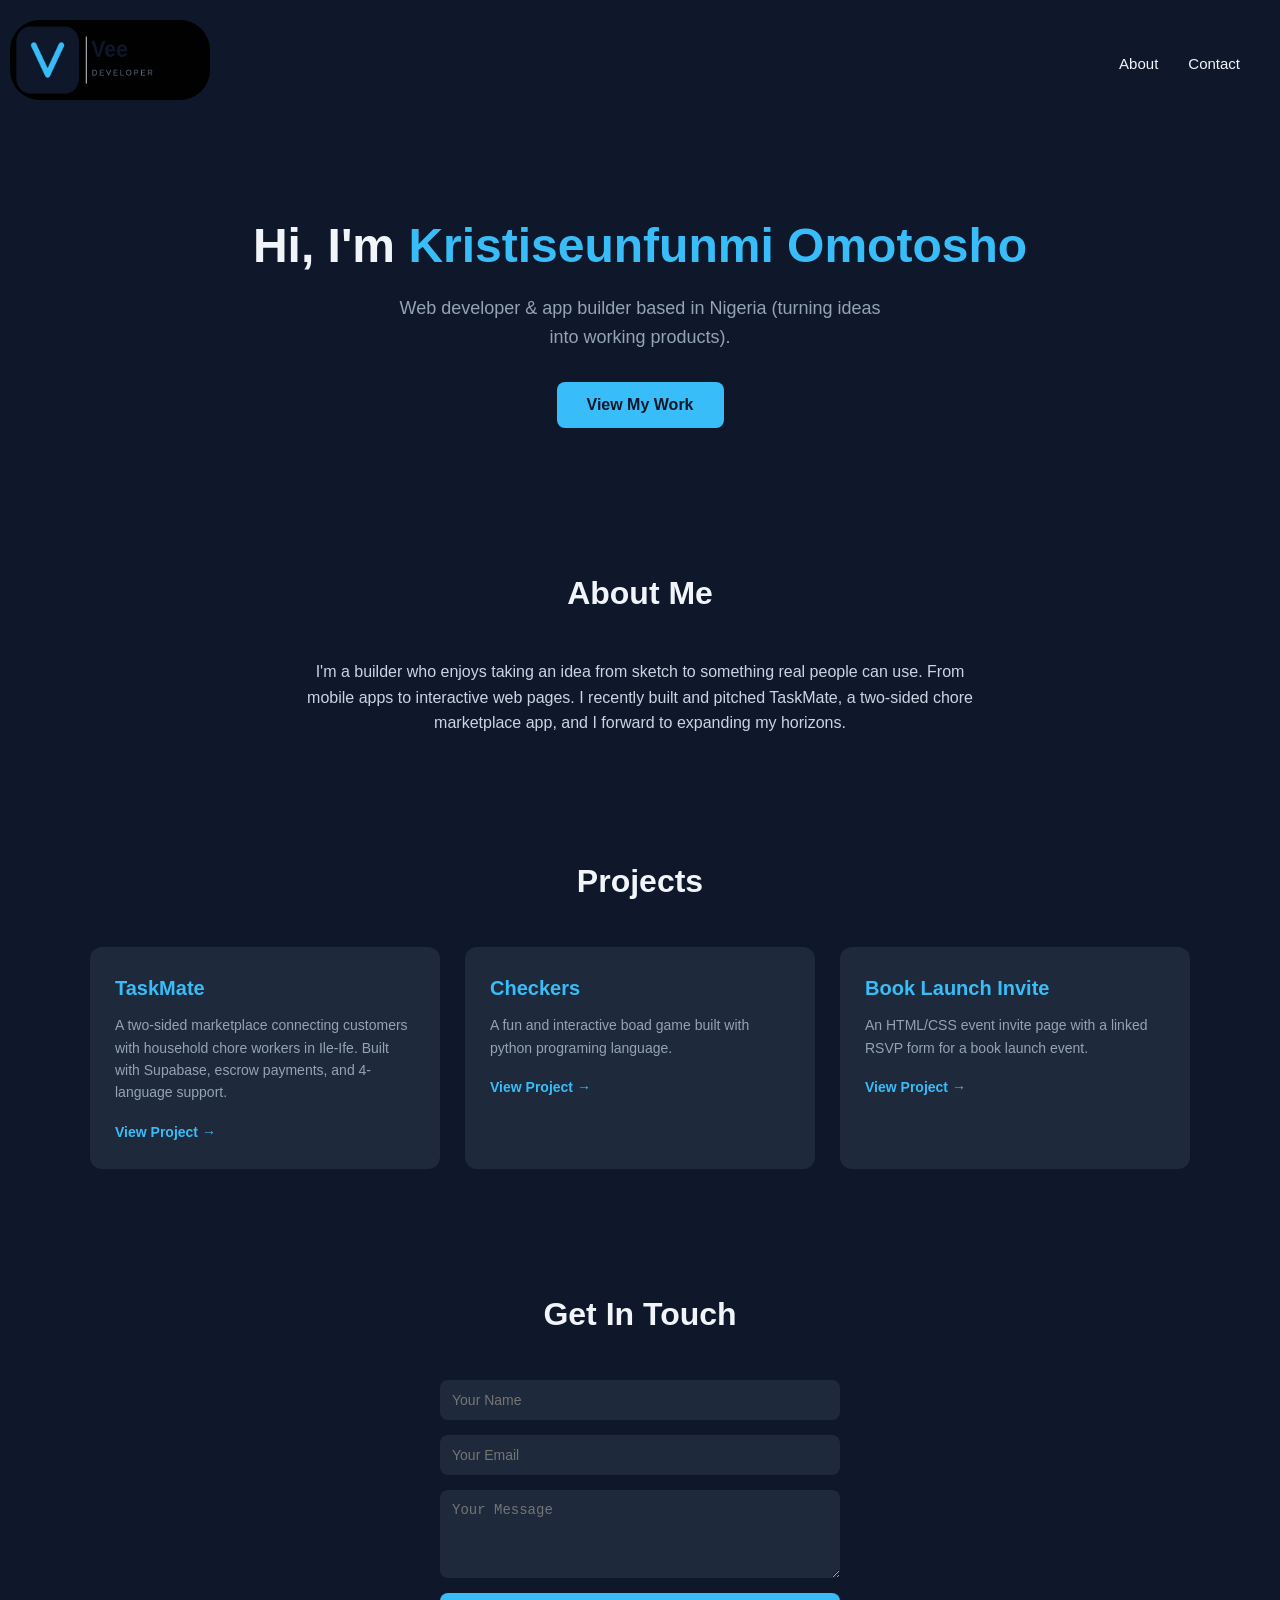
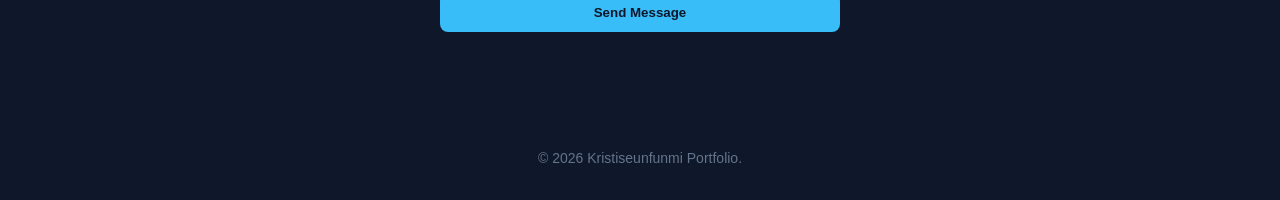
<file: index.html>
<!DOCTYPE html>
<html lang="en">

<head>
    <meta charset="UTF-8">
    <meta name="viewport" content="width=device-width, initial-scale=1.0">
    <title>Vee | Portfolio</title>
    <link rel="stylesheet" href="style.css">
</head>

<body>

    <nav>
        <div class="logo">
            <img src="images/logo.jpeg" alt="" width="200" height="80"></div>
        <ul>
            <li><a href="#about">About</a></li>
            <li><a href="#contact">Contact</a></li>
        </ul>
    </nav>

    <section class="hero">
        <h1>Hi, I'm <span>Kristiseunfunmi Omotosho</span></h1>
        <p>Web developer &amp; app builder based in Nigeria  (turning ideas into working products).</p>
        <button onclick="document.getElementById('projects').scrollIntoView({behavior:'smooth'})">View My Work</button>
    </section>

    <section class="about" id="about">
        <h2>About Me</h2>
        <p>I'm a builder who enjoys taking an idea from sketch to something real people can use. From mobile apps to interactive web pages. I recently built and pitched TaskMate, a two-sided chore marketplace app, and I forward to expanding my horizons.</p>
    </section>

    <section id="projects">
        <h2>Projects</h2>
        <div class="projects-grid">
            <div class="card">
                <h3>TaskMate</h3>
                <p>A two-sided marketplace connecting customers with household chore workers in Ile-Ife. Built with Supabase, escrow payments, and 4-language support.</p>
                <a href="#" target="_blank">View Project →</a>
            </div>
            <div class="card">
                <h3>Checkers</h3>
                <p>A  fun and interactive boad game built with python programing language.</p>
                <a href="https://github.com/Tiseunfunmi/Board-Game/tree/main/Checkers" target="_blank">View Project →</a>
            </div>
            <div class="card">
                <h3>Book Launch Invite</h3>
                <p>An HTML/CSS event invite page with a linked RSVP form for a book launch event.</p>
               <a href="https://github.com/Tiseunfunmi/my-introduction/tree/main/event%20invite" target="_blank">View Project →</a>
            </div>
        </div>
    </section>

<section id="contact">
    <h2>Get In Touch</h2>
    <form name="contact" method="POST" data-netlify="true" id="contact-form" onsubmit="return validateForm()">
        <input type="hidden" name="form-name" value="contact">

        <label for="name">Your Name</label>
        <input type="text" id="name" name="name" placeholder="Your Name">

        <label for="email">Your Email</label>
        <input type="email" id="email" name="email" placeholder="Your Email">

        <label for="message">Your Message</label>
        <textarea id="message" name="message" rows="4" placeholder="Your Message"></textarea>
        
        <button type="submit">Send Message</button>
        <div id="form-status"></div>
    </form>
</section>

    <footer>
        &copy; 2026 Kristiseunfunmi Portfolio.
    </footer>

        <script>
                function validateForm() {
    var name = document.getElementById('name').value;
                var email = document.getElementById('email').value;
                var message = document.getElementById('message').value;
                var status = document.getElementById('form-status');

                if (name === "" || email === "" || message === "") {
                    status.style.color = "#f87171";
                status.textContent = "Please fill in all fields.";
                return false;
    }

                status.style.color = "#4ade80";
                status.textContent = "Sending your message...";
                return true;
  }
        </script>

</body>

</html>
</file>
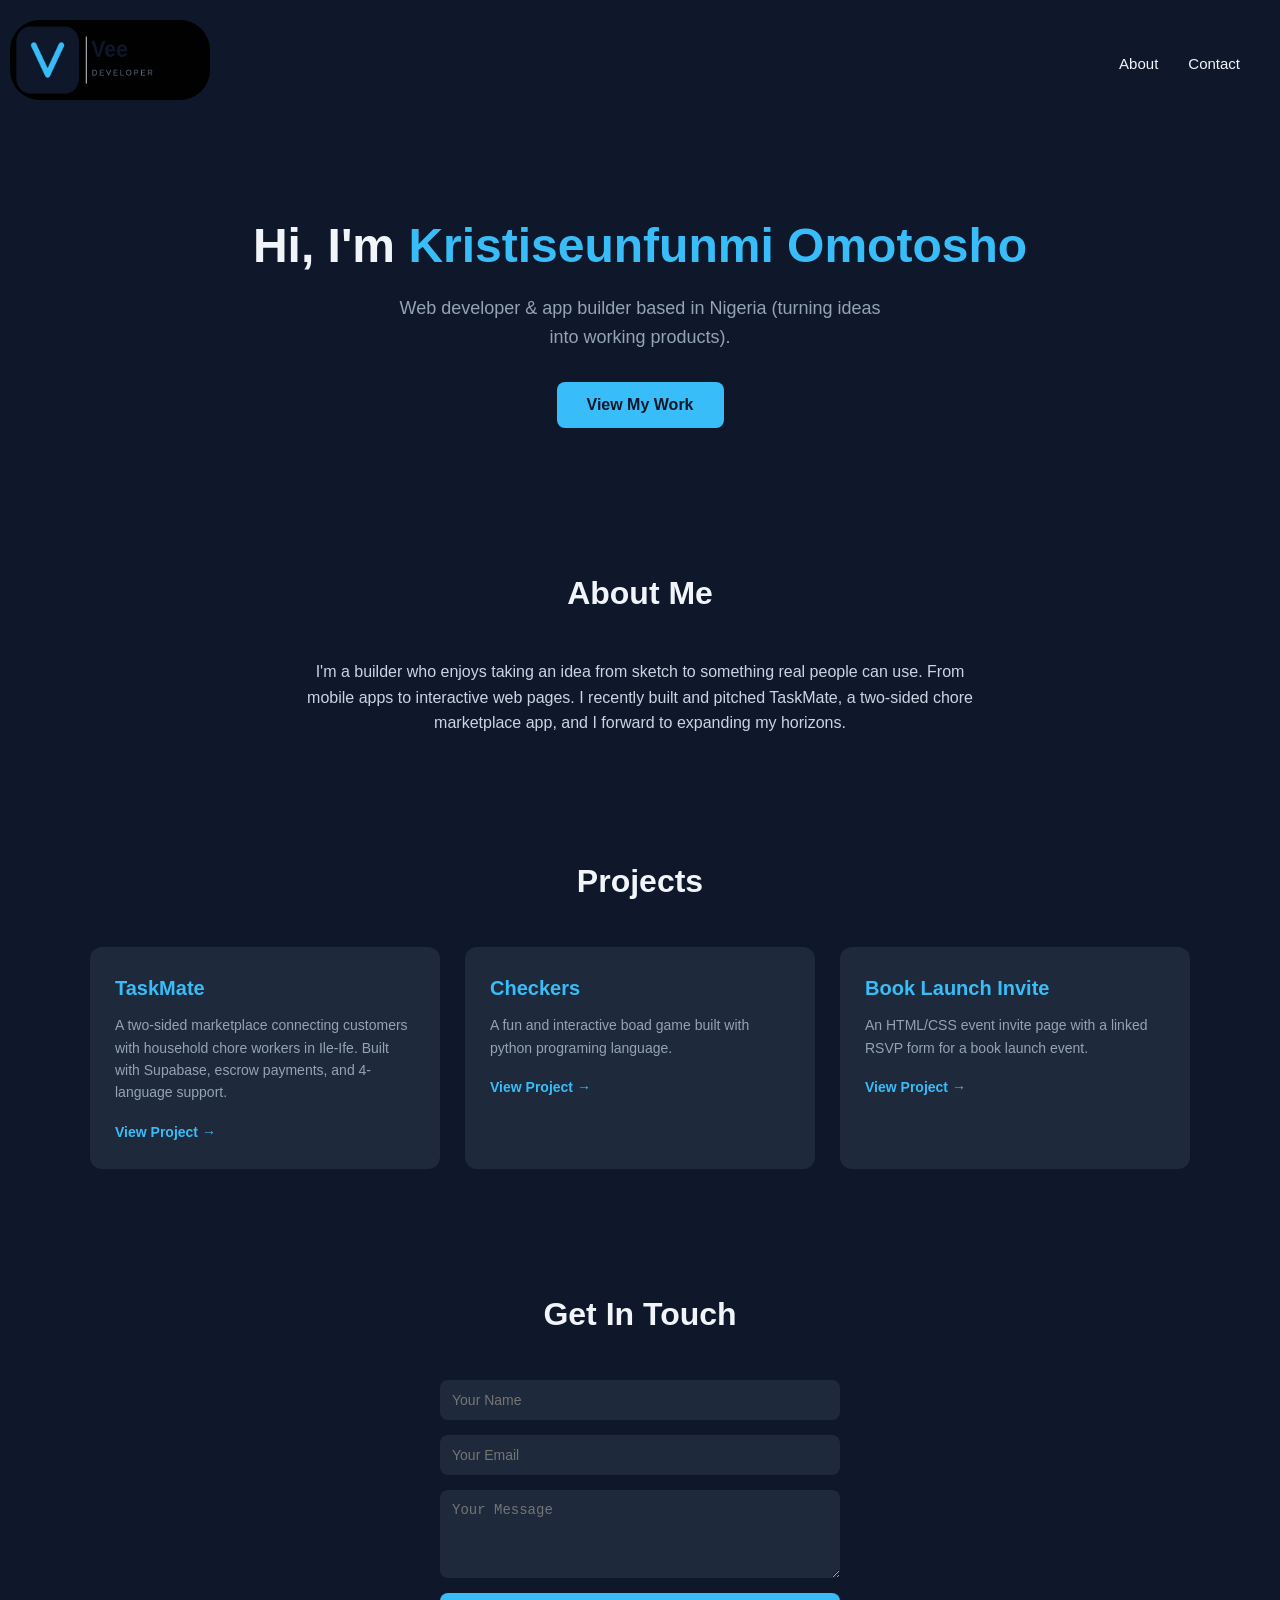
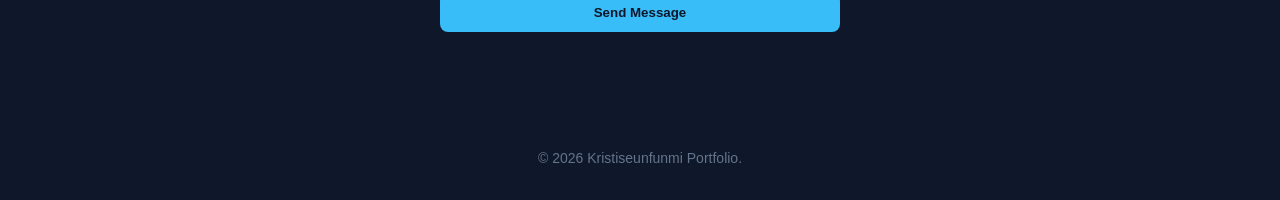
<file: My Portfolio/Portfolio.html>
<!DOCTYPE html>
<html lang="en">

<head>
    <meta charset="UTF-8">
    <meta name="viewport" content="width=device-width, initial-scale=1.0">
    <title>Vee | Portfolio</title>
    <link rel="stylesheet" href="style.css">
</head>

<body>

    <nav>
        <div class="logo">
            <img src="images/logo.jpeg" alt="" width="200" height="80"></div>
        <ul>
            <li><a href="#about">About</a></li>
            <li><a href="#contact">Contact</a></li>
        </ul>
    </nav>

    <section class="hero">
        <h1>Hi, I'm <span>Kristiseunfunmi Omotosho</span></h1>
        <p>Web developer &amp; app builder based in Nigeria  (turning ideas into working products).</p>
        <button onclick="document.getElementById('projects').scrollIntoView({behavior:'smooth'})">View My Work</button>
    </section>

    <section class="about" id="about">
        <h2>About Me</h2>
        <p>I'm a builder who enjoys taking an idea from sketch to something real people can use. From mobile apps to interactive web pages. I recently built and pitched TaskMate, a two-sided chore marketplace app, and I forward to expanding my horizons.</p>
    </section>

    <section id="projects">
        <h2>Projects</h2>
        <div class="projects-grid">
            <div class="card">
                <h3>TaskMate</h3>
                <p>A two-sided marketplace connecting customers with household chore workers in Ile-Ife. Built with Supabase, escrow payments, and 4-language support.</p>
                <a href="#" target="_blank">View Project →</a>
            </div>
            <div class="card">
                <h3>Checkers</h3>
                <p>A  fun and interactive boad game built with python programing language.</p>
                <a href="https://github.com/Tiseunfunmi/Board-Game/tree/main/Checkers" target="_blank">View Project →</a>
            </div>
            <div class="card">
                <h3>Book Launch Invite</h3>
                <p>An HTML/CSS event invite page with a linked RSVP form for a book launch event.</p>
               <a href="https://github.com/Tiseunfunmi/my-introduction/tree/main/event%20invite" target="_blank">View Project →</a>
            </div>
        </div>
    </section>

<section id="contact">
    <h2>Get In Touch</h2>
    <form name="contact" method="POST" data-netlify="true" id="contact-form" onsubmit="return validateForm()">
        <input type="hidden" name="form-name" value="contact">

        <label for="name">Your Name</label>
        <input type="text" id="name" name="name" placeholder="Your Name">

        <label for="email">Your Email</label>
        <input type="email" id="email" name="email" placeholder="Your Email">

        <label for="message">Your Message</label>
        <textarea id="message" name="message" rows="4" placeholder="Your Message"></textarea>
        
        <button type="submit">Send Message</button>
        <div id="form-status"></div>
    </form>
</section>

    <footer>
        &copy; 2026 Kristiseunfunmi Portfolio.
    </footer>

        <script>
                function validateForm() {
    var name = document.getElementById('name').value;
                var email = document.getElementById('email').value;
                var message = document.getElementById('message').value;
                var status = document.getElementById('form-status');

                if (name === "" || email === "" || message === "") {
                    status.style.color = "#f87171";
                status.textContent = "Please fill in all fields.";
                return false;
    }

                status.style.color = "#4ade80";
                status.textContent = "Sending your message...";
                return true;
  }
        </script>

</body>

</html>
</file>
<file: style.css>
* {
    margin: 0;
    padding: 0;
    box-sizing: border-box;
}

body {
    font-family: 'Segoe UI', Arial, sans-serif;
    background: #0f172a;
    color: #f1f5f9;
    line-height: 1.6;
}

nav {
    display: flex;
    justify-content: space-between;
    align-items: center;
    padding: 20px 40px;
}

img {
    border-radius: 30px;
    margin-right: auto;
    margin-left: -30px;
}

nav ul {
    list-style: none;
    display: flex;
    gap: 30px;
}

nav ul li a {
    color: #f1f5f9;
    text-decoration: none;
    font-size: 15px;
}

nav ul li a:hover {
    color: #38bdf8;
}

.hero {
    text-align: center;
    padding: 80px 20px;
}

.hero h1 {
    font-size: 48px;
    margin-bottom: 10px;
}

.hero h1 span {
    color: #38bdf8;
}

.hero p {
    font-size: 18px;
    color: #94a3b8;
    max-width: 500px;
    margin: 0 auto 30px;
}

.hero button {
    background: #38bdf8;
    color: #0f172a;
    border: none;
    padding: 14px 30px;
    font-size: 16px;
    font-weight: bold;
    border-radius: 8px;
    cursor: pointer;
}

.hero button:hover {
    background: #0ea5e9;
}

section {
    padding: 60px 40px;
}

section h2 {
    font-size: 32px;
    text-align: center;
    margin-bottom: 40px;
}

.about p {
    max-width: 700px;
    margin: 0 auto;
    text-align: center;
    color: #cbd5e1;
}

.projects-grid {
    display: grid;
    grid-template-columns: repeat(auto-fit, minmax(280px, 1fr));
    gap: 25px;
    max-width: 1100px;
    margin: 0 auto;
}

.card {
    background: #1e293b;
    border-radius: 12px;
    padding: 25px;
}

.card h3 {
    font-size: 20px;
    margin-bottom: 10px;
    color: #38bdf8;
}

.card p {
    color: #94a3b8;
    font-size: 14px;
    margin-bottom: 15px;
}

.card a {
    color: #38bdf8;
    text-decoration: none;
    font-weight: bold;
    font-size: 14px;
}

.card a:hover {
    text-decoration: underline;
}

footer {
    text-align: center;
    padding: 30px;
    color: #64748b;
    font-size: 14px;
}

#contact-form {
    max-width: 400px;
    margin: 0 auto;
    display: flex;
    flex-direction: column;
    gap: 15px;
}

#contact-form input,
#contact-form textarea {
    padding: 12px;
    border-radius: 8px;
    border: none;
    background: #1e293b;
    color: #f1f5f9;
    font-size: 14px;
}

#contact-form button {
    background: #38bdf8;
    color: #0f172a;
    border: none;
    padding: 12px;
    border-radius: 8px;
    font-weight: bold;
    cursor: pointer;
}

#form-status {
    text-align: center;
    margin-top: 10px;
    color: #4ade80;
    font-size: 14px;
}

label {
    position: absolute;
    width: 1px;
    height: 1px;
    overflow: hidden;
    white-space: nowrap;
    border: 0;
    padding: 0;
    margin: -1px;
}
</file>
<file: My Portfolio/style.css>
* {
    margin: 0;
    padding: 0;
    box-sizing: border-box;
}

body {
    font-family: 'Segoe UI', Arial, sans-serif;
    background: #0f172a;
    color: #f1f5f9;
    line-height: 1.6;
}

nav {
    display: flex;
    justify-content: space-between;
    align-items: center;
    padding: 20px 40px;
}

img {
    border-radius: 30px;
    margin-right: auto;
    margin-left: -30px;
}

nav ul {
    list-style: none;
    display: flex;
    gap: 30px;
}

nav ul li a {
    color: #f1f5f9;
    text-decoration: none;
    font-size: 15px;
}

nav ul li a:hover {
    color: #38bdf8;
}

.hero {
    text-align: center;
    padding: 80px 20px;
}

.hero h1 {
    font-size: 48px;
    margin-bottom: 10px;
}

.hero h1 span {
    color: #38bdf8;
}

.hero p {
    font-size: 18px;
    color: #94a3b8;
    max-width: 500px;
    margin: 0 auto 30px;
}

.hero button {
    background: #38bdf8;
    color: #0f172a;
    border: none;
    padding: 14px 30px;
    font-size: 16px;
    font-weight: bold;
    border-radius: 8px;
    cursor: pointer;
}

.hero button:hover {
    background: #0ea5e9;
}

section {
    padding: 60px 40px;
}

section h2 {
    font-size: 32px;
    text-align: center;
    margin-bottom: 40px;
}

.about p {
    max-width: 700px;
    margin: 0 auto;
    text-align: center;
    color: #cbd5e1;
}

.projects-grid {
    display: grid;
    grid-template-columns: repeat(auto-fit, minmax(280px, 1fr));
    gap: 25px;
    max-width: 1100px;
    margin: 0 auto;
}

.card {
    background: #1e293b;
    border-radius: 12px;
    padding: 25px;
}

.card h3 {
    font-size: 20px;
    margin-bottom: 10px;
    color: #38bdf8;
}

.card p {
    color: #94a3b8;
    font-size: 14px;
    margin-bottom: 15px;
}

.card a {
    color: #38bdf8;
    text-decoration: none;
    font-weight: bold;
    font-size: 14px;
}

.card a:hover {
    text-decoration: underline;
}

footer {
    text-align: center;
    padding: 30px;
    color: #64748b;
    font-size: 14px;
}

#contact-form {
    max-width: 400px;
    margin: 0 auto;
    display: flex;
    flex-direction: column;
    gap: 15px;
}

#contact-form input,
#contact-form textarea {
    padding: 12px;
    border-radius: 8px;
    border: none;
    background: #1e293b;
    color: #f1f5f9;
    font-size: 14px;
}

#contact-form button {
    background: #38bdf8;
    color: #0f172a;
    border: none;
    padding: 12px;
    border-radius: 8px;
    font-weight: bold;
    cursor: pointer;
}

#form-status {
    text-align: center;
    margin-top: 10px;
    color: #4ade80;
    font-size: 14px;
}

label {
    position: absolute;
    width: 1px;
    height: 1px;
    overflow: hidden;
    white-space: nowrap;
    border: 0;
    padding: 0;
    margin: -1px;
}
</file>
